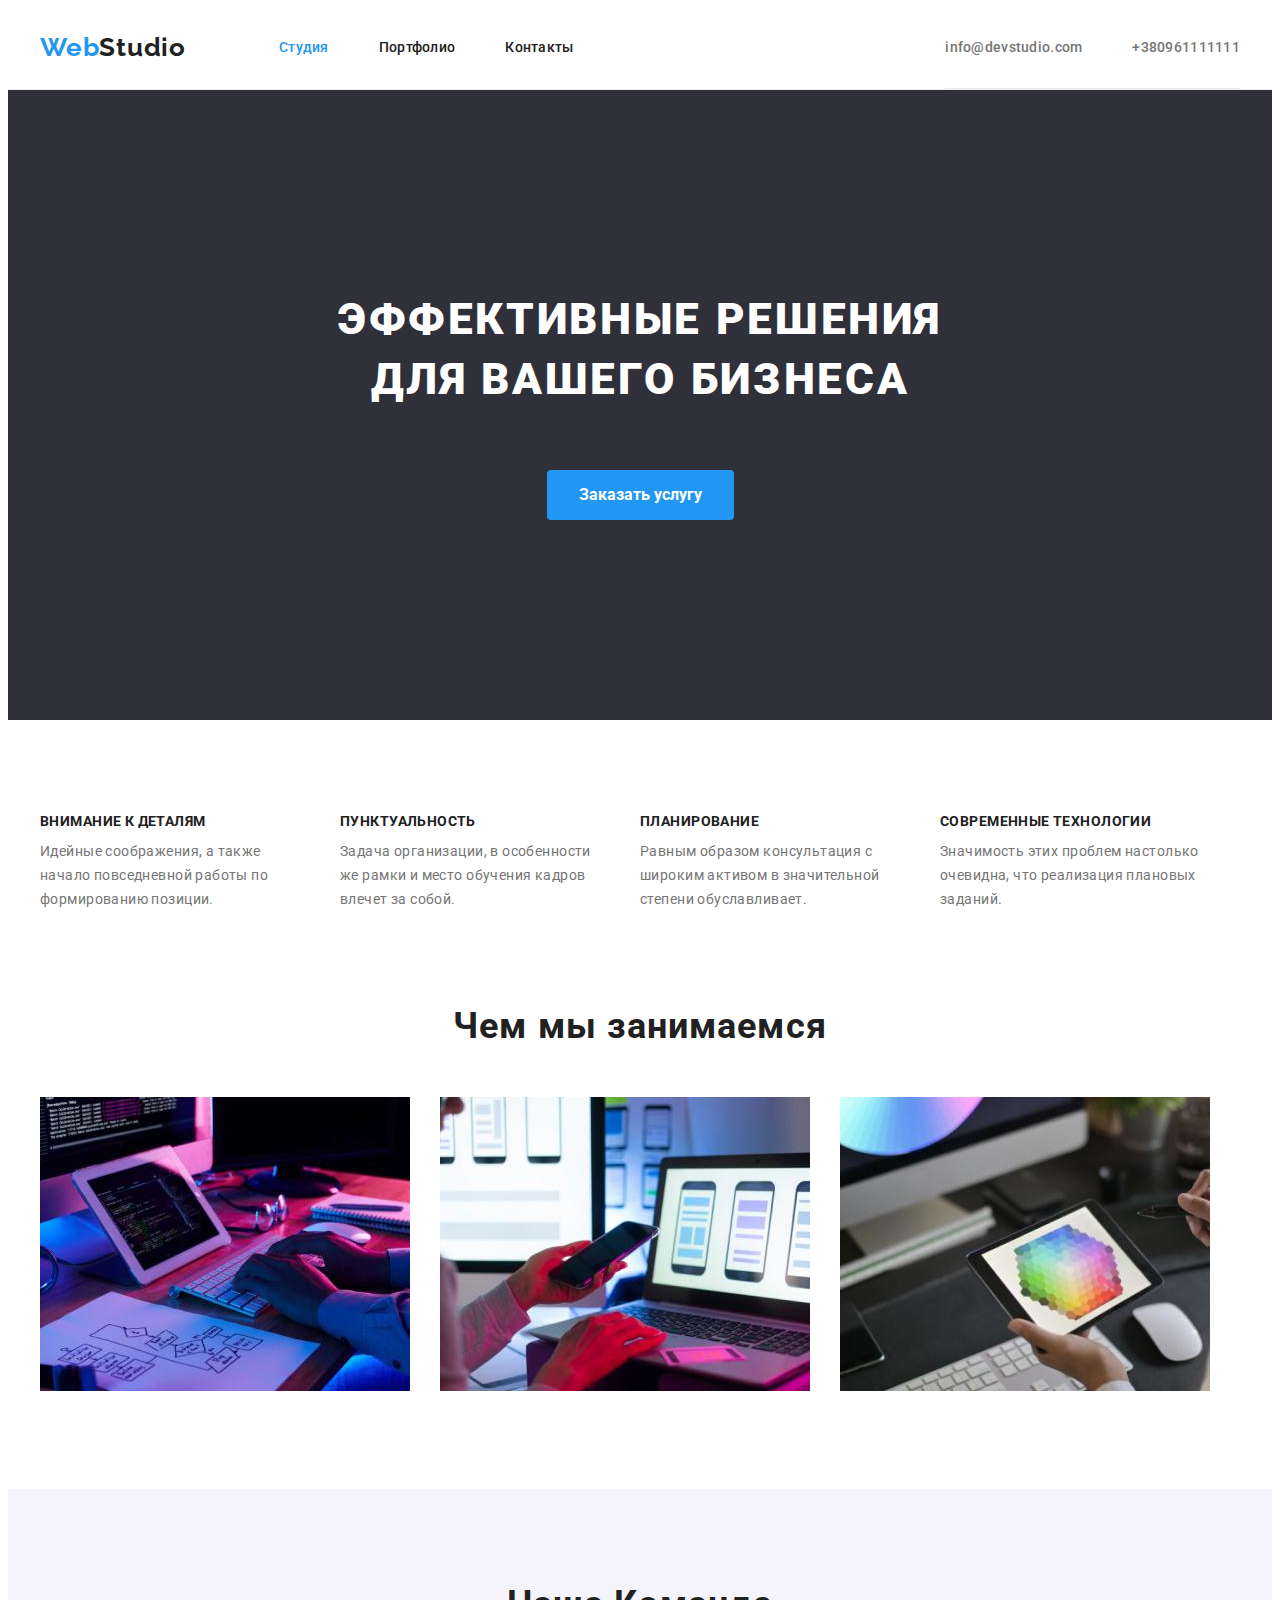
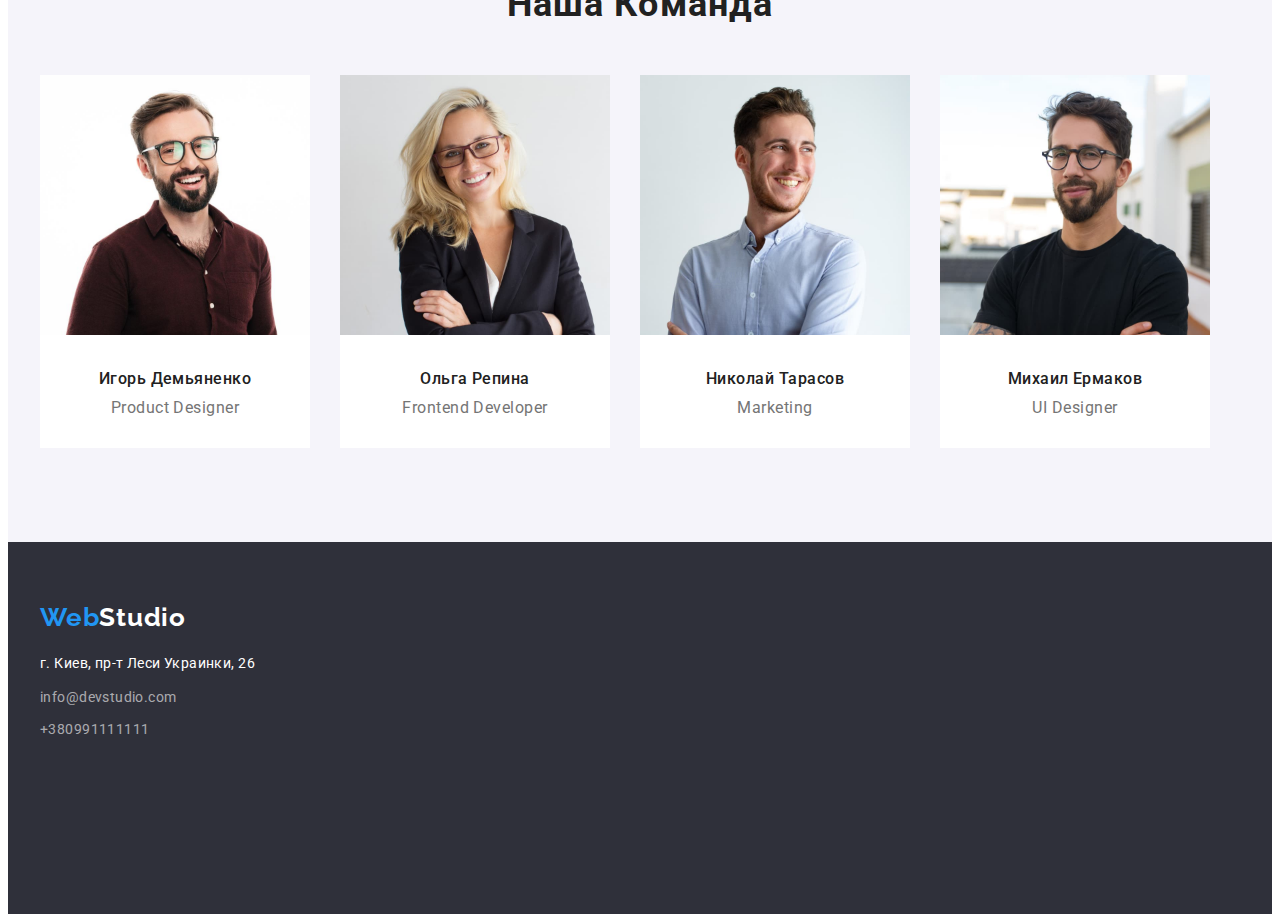
<file: index.html>
<!DOCTYPE html>
<html lang="ru">

<head>
    <meta charset="UTF-8">
    <meta http-equiv="X-UA-Compatible" content="IE=edge">
    <meta name="viewport" content="width=device-width, initial-scale=1.0">
    <title>Вебстудия полного цикла</title>
    <link rel="preconnect" href="https://fonts.googleapis.com">
    <link rel="preconnect" href="https://fonts.gstatic.com" crossorigin>
    <link rel="preconnect" href="https://fonts.googleapis.com">
    <link rel="preconnect" href="https://fonts.gstatic.com" crossorigin>
    <link
        href="https://fonts.googleapis.com/css2?family=Oleo+Script&family=Raleway:wght@700&family=Roboto:wght@400;500;700;900&display=swap"
        rel="stylesheet">
        <link rel="stylesheet" href="https://cdnjs.cloudflare.com/ajax/libs/modern-normalize/1.1.0/modern-normalize.min.css"
            integrity="sha512-wpPYUAdjBVSE4KJnH1VR1HeZfpl1ub8YT/NKx4PuQ5NmX2tKuGu6U/JRp5y+Y8XG2tV+wKQpNHVUX03MfMFn9Q=="
            crossorigin="anonymous" referrerpolicy="no-referrer" />
    <link rel="stylesheet" href="./css/styles.css">
</head>
<body>
    <header class="header">
        <div class="header-container container"> 
                <nav class="header-nav nav-container">
                    <a href="./index.html" lang="en" class="logo logo-header">Web<span>Studio</span></a>
            <ul class="nav-menu list">
                <li class="nav-item"><a class="nav-link link current" href="./index.html">Студия</a></li>
                <li class="nav-item"><a class="nav-link link" href="./portfolio.html">Портфолио</a></li>
                <li class="nav-item"><a class="nav-link link" href="#">Контакты</a></li>
            </ul>
               </nav>     
        <ul class="contact-menu header contact-container">
            <li class="contact-item list"><a class="header-mail link"
                    href="mailto:info@devstudio.com">info@devstudio.com</a></li>
            <li class="contact-item list"><a class="header-tel link" href="tel:+380961111111">+380961111111</a></li>
        </ul>
        </div>
    </header>
<main>    
        <section class="hero-section">  
            <div class="hero-container container">
                <h1 class="hero-title">Эффективные решения для вашего бизнеса</h1>
                <button class="hero-btn" type="button">Заказать услугу</button>
            </div>
        </section>
        <section class="after-hero">
            <div class="after-hero-container container">
            <h2 style="display: none;">Lorem, ipsum dolor sit amet consectetur adipisicing elit. Libero quae ullam
                ratione aperiam
                aliquid distinctio tenetur consequuntur consectetur, beatae illo nam, dolore iure inventore mollitia
                culpa quia iste
                at atque.</h2>
            <ul class="hero-list list">
                <li class="hero-item ">
                    <h3 class="pre-title">Внимание к деталям</h3>
                    <p class="after-title">Идейные соображения, а также начало повседневной работы по формированию
                        позиции.</p>
                </li>
                <li class="hero-item">
                    <h3 class="pre-title">Пунктуальность</h3>
                    <p class="after-title">Задача организации, в особенности же рамки и место обучения кадров влечет за
                        собой.</p>
                </li>
                <li class="hero-item">
                    <h3 class="pre-title">Планирование</h3>
                    <p class="after-title">Равным образом консультация с широким активом в значительной степени
                        обуславливает.</p>
                </li>
                <li class="hero-item">
                    <h3 class="pre-title">Современные технологии</h3>
                    <p class="after-title">Значимость этих проблем настолько очевидна, что реализация плановых заданий.
                    </p>
                </li>
            </ul>
            </div>
        </section>

        <section class="visually">
            <div class="visually-container container">
            <h2 class="visually-title">Чем мы занимаемся</h2>
            <ul class="gallery-list list">
                <li class="gallery-item">
                    <img class="gallery-link link" src="./Images/stady1.jpg" alt="Разрабатываем программное обеспечение"
                        width="370" height="294">
                </li>
                <li class="gallery-item">
                    <img class="gallery-link link" src="./Images/stady2.jpg"
                        alt="Адаптируем програмное обеспечение под мобильные телефоны" width="370" height="294">
                </li>
                <li class="gallery-item">
                    <img class="gallery-link link" src="./Images/stady3.jpg" alt="Тестируем программное обеспечение"
                        width="370" height="294">
                </li>
            </ul>
            </div>
        </section>
        <section class="command">
            <div class="title-command container">
            <h2 class="visually-title">Наша Команда</h2>
            <ul class="command-list list">
                <li class="command-item command-gallery">
                    <img class="command-link link" src="./Images/ihor.jpg" alt="Игорь Демьяненко" width="810"
                        height="780">
                    <h3 class="command-name">Игорь Демьяненко</h3>
                    <p class="command-profession" lang="en">Product Designer</p>
                </li>
                <li class="command-item command-gallery">
                    <img class="command-link link" src="./Images/olga.jpg" alt="Ольга Репина" width="810" height="780">
                    <h3 class="command-name">Ольга Репина</h3>
                    <p class="command-profession" lang="en">Frontend Developer</p>
                </li>
                <li class="command-item command-gallery">
                    <img class="command-link link" src="./Images/nikolay.jpg" alt="Николай Тарасов" width="810"
                        height="780">
                    <h3 class="command-name">Николай Тарасов</h3>
                    <p class="command-profession" lang="en">Marketing</p>
                </li>
                <li class="command-item command-gallery">
                    <img class="command-link link" src="./Images/mihail.jpg" alt="Михаил Ермаков" width="810"
                        height="780">
                    <h3 class="command-name">Михаил Ермаков</h3>
                    <p class="command-profession" lang="en">UI Designer</p>
                </li>
            </ul>
            </div>
        </section>
        
        <footer class="footer">
            <div class="footer-container container">
            <a href="./index.html" lang="en" class="logo logo-footer">Web<span>Studio</span></a>
            <address class="footer-adress">
                <ul class="contact-menu-footer">
                    <li class="footer-map list"><a class="footer-map link" href="https://goo.gl/maps/NYAGvsDjCZXEPNPM7"
                            target="_blank" rel="noopener noreferrer">г. Киев,
                            пр-т Леси Украинки, 26</a></li>
                    <li class="footer-mail list"><a class="footer-mail link"
                            href="mailto:info@devstudio.com">info@devstudio.com</a>
                    </li>
                    <li class="footer-tel list"><a class="footer-tel link" href="tel:+380991111111">+380991111111</a>
                    </li>
                </ul>
            </address>
            </div>
        </footer>        
    </main>
</body>

</html>
</file>
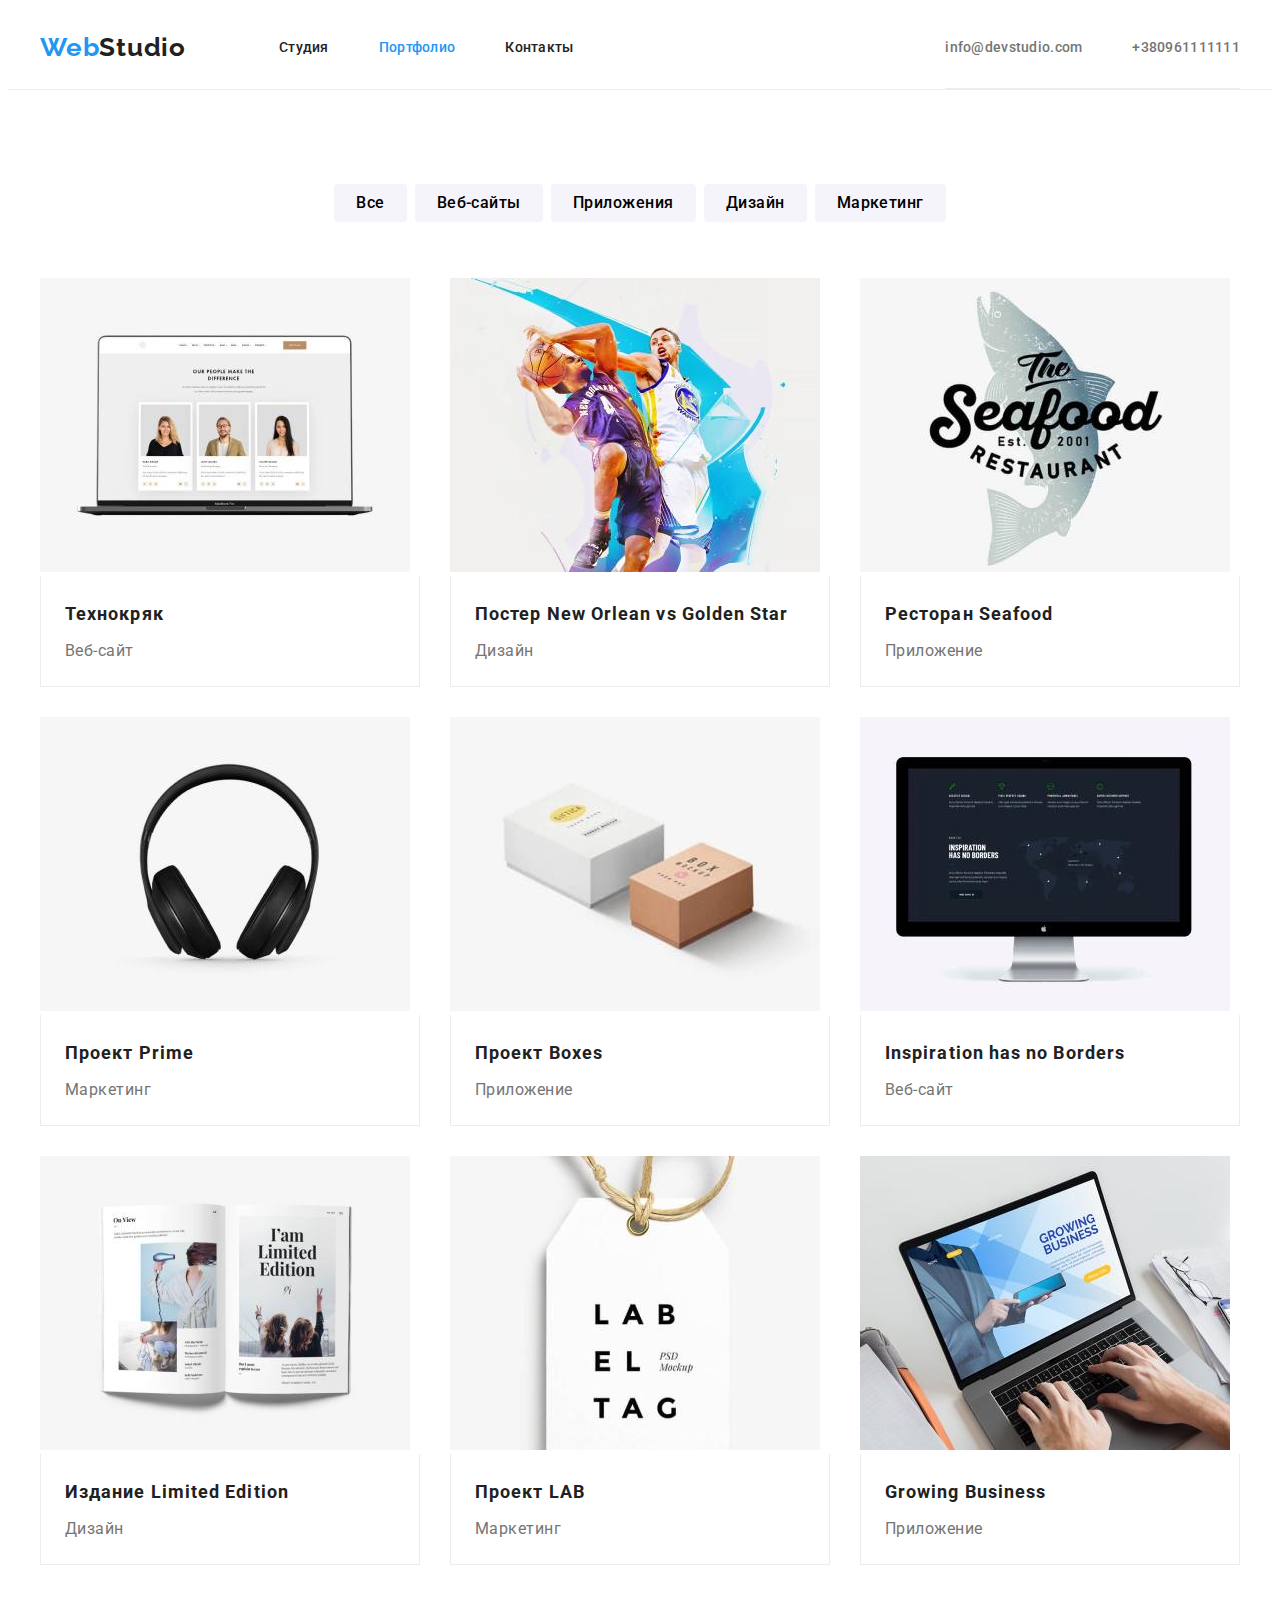
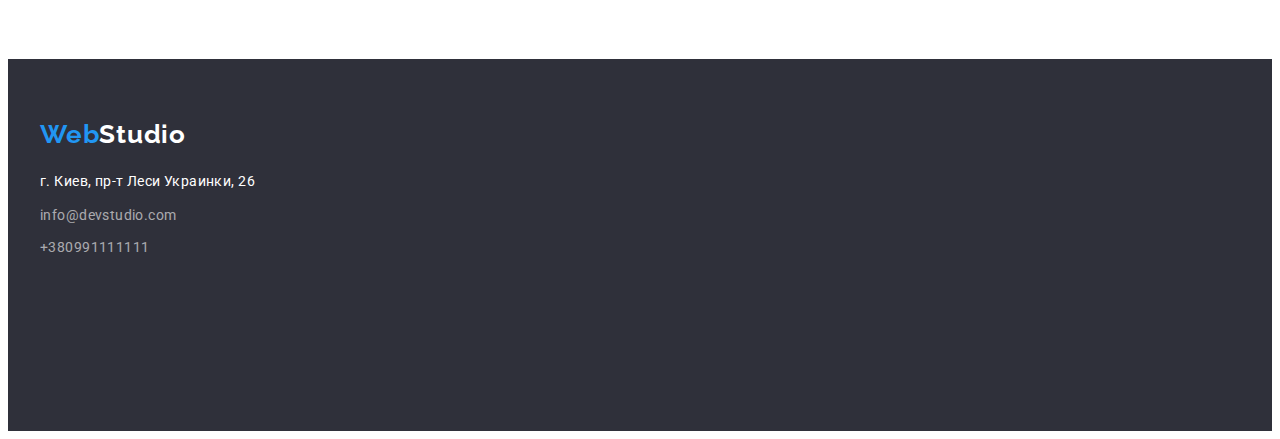
<file: portfolio.html>
<!DOCTYPE html>
<html lang="ru">

<head>
    <meta charset="UTF-8">
    <meta http-equiv="X-UA-Compatible" content="IE=edge">
    <meta name="viewport" content="width=device-width, initial-scale=1.0">
    <title>Вебстудия полного цикла</title>
    <link rel="preconnect" href="https://fonts.googleapis.com">
    <link rel="preconnect" href="https://fonts.gstatic.com" crossorigin>
    <link rel="preconnect" href="https://fonts.googleapis.com">
    <link rel="preconnect" href="https://fonts.gstatic.com" crossorigin>
    <link
        href="https://fonts.googleapis.com/css2?family=Oleo+Script&family=Raleway:wght@700&family=Roboto:wght@400;500;700;900&display=swap"
        rel="stylesheet">
    <link rel="stylesheet" href="https://cdnjs.cloudflare.com/ajax/libs/modern-normalize/1.1.0/modern-normalize.min.css"
        integrity="sha512-wpPYUAdjBVSE4KJnH1VR1HeZfpl1ub8YT/NKx4PuQ5NmX2tKuGu6U/JRp5y+Y8XG2tV+wKQpNHVUX03MfMFn9Q=="
        crossorigin="anonymous" referrerpolicy="no-referrer" />
    <link rel="stylesheet" href="./css/styles.css">
</head>

<body>
    <header class="header">
        <div class="header-container container">
            <nav class="header-nav nav-container">
                <a href="./index.html" lang="en" class="logo logo-header">Web<span>Studio</span></a>
                <ul class="nav-menu list">
                    <li class="nav-item"><a class="nav-link link" href="./index.html">Студия</a></li>
                    <li class="nav-item"><a class="nav-link link current" href="./portfolio.html">Портфолио</a></li>
                    <li class="nav-item"><a class="nav-link link" href="#">Контакты</a></li>
                </ul>
            </nav>
            <ul class="contact-menu header contact-container">
                <li class="contact-item list"><a class="header-mail link"
                        href="mailto:info@devstudio.com">info@devstudio.com</a></li>
                <li class="contact-item list"><a class="header-tel link" href="tel:+380961111111">+380961111111</a></li>
            </ul>
        </div>
    </header>
    <main class="main">
    <section class="portfolio">
        <div class="portfolio-container container">
        <h1 style="display: none;">Lorem ipsum dolor sit amet.</h1>
        <ul class="menu-button list">
            <li class="btn-menu-portfolio"><button class="btn-portfolio button" type="button">Все</button></li>
            <li class="btn-menu-portfolio"><button class="btn-portfolio button" type="button">Веб-сайты</button></li>
            <li class="btn-menu-portfolio"><button class="btn-portfolio button" type="button">Приложения</button></li>
            <li class="btn-menu-portfolio"><button class="btn-portfolio button" type="button">Дизайн</button></li>
            <li class="btn-menu-portfolio"><button class="btn-portfolio button" type="button">Маркетинг</button></li>
        </ul>

        <ul class="main-menu">
            <li class="menu-list list">
                <img class="main-image link" src="./Images/tehnokryak.jpg" width="370" height="294"
                    alt=" Веб-сайт Технокряк">
                    <div class="menu-border">
                <h2 class="menu-title">Технокряк</h2>
                <p class="menu-subtitle">Веб-сайт</p>
                </div>
            </li>
            <li class="menu-list list">
                <img class="main-image link" src="./Images/poster-new.jpg" width="370" height="294"
                    alt="Дизайн Постера New Orlean vs Golden Star">
                    <div class="menu-border">
                <h2 lang="en" class="menu-title">Постер New Orlean vs Golden Star</h2>
                <p class="menu-subtitle">Дизайн</p>
                </div>
            </li>
            <li class="menu-list list">
                <img class="main-image link" src="./Images/restoran-seafood.jpg" width="370" height="294"
                    alt="Приложение Ресторан Seafood">
                    <div class="menu-border">
                <h2 lang="en" class="menu-title">Ресторан Seafood</h2>
                <p class="menu-subtitle">Приложение</p>
                </div>
            </li>
            <li class="menu-list list">
                <img class="main-image link" src="./Images/prime.jpg" width="370" height="294"
                    alt="Маркетинг Проект Prime">
                    <div class="menu-border">
                <h2 lang="en" class="menu-title">Проект Prime</h2>
                <p class="menu-subtitle">Маркетинг</p>
                </div>
            </li>
            <li class="menu-list list">
                <img class="main-image link" src="./Images/boxes.jpg" width="370" height="294"
                    alt="Приложение Проект Boxes">
                    <div class="menu-border">
                <h2 lang="en" class="menu-title">Проект Boxes</h2>
                <p class="menu-subtitle">Приложение</p>
                </div>
            </li>
            <li class="menu-list list">
                <img class="main-image link" src="./Images//Inspiration-has-no-Borders.jpg" width="370" height="294"
                    alt="Веб-сайт Inspiration has no Borders">
                    <div class="menu-border">
                <h2 lang="en" class="menu-title">Inspiration has no Borders</h2>
                <p class="menu-subtitle">Веб-сайт</p>
                </div>
            </li>
            <li class="menu-list list">
                <img class="main-image link" src="./Images/Limited-Edition.jpg" width="370" height="294"
                    alt="Дизайн Издание Limited Edition">
                    <div class="menu-border">
                <h2 lang="en" class="menu-title">Издание Limited Edition</h2>
                <p class="menu-subtitle">Дизайн</p>
                </div>
            </li>
            <li class="menu-list list">
                <img class="main-image link" src="./Images/LAB.jpg" width="370" height="294" 
                alt="Проект LAB">
                <div class="menu-border">
                <h2 lang="en" class="menu-title">Проект LAB</h2>
                <p class="menu-subtitle">Маркетинг</p>
                </div>
            </li>
            <li class="menu-list list">
                <img class="main-image link" src="./Images/Growing-Business.jpg" width="370" height="294"
                    alt="Приложение Growing Business">
                    <div class="menu-border">
                <h2 lang="en" class="menu-title">Growing Business</h2>
                <p class="menu-subtitle">Приложение</p>
                </div>
            </li>
        </ul>
        </div>
        </section>
    
        </main>
        <footer class="footer">
            <div class="footer-container container">
                <a href="./index.html" lang="en" class="logo logo-footer">Web<span>Studio</span></a>
                <address class="footer-adress">
                    <ul class="contact-menu-footer">
                        <li class="footer-map list"><a class="footer-map link" href="https://goo.gl/maps/NYAGvsDjCZXEPNPM7"
                                target="_blank" rel="noopener noreferrer">г. Киев,
                                пр-т Леси Украинки, 26</a></li>
                        <li class="footer-mail list"><a class="footer-mail link"
                                href="mailto:info@devstudio.com">info@devstudio.com</a>
                        </li>
                        <li class="footer-tel list"><a class="footer-tel link" href="tel:+380991111111">+380991111111</a>
                        </li>
                    </ul>
                </address>
            </div>
        </footer>
        </main>

</body>

</html>
</file>
<file: css/styles.css>
:root {
  --header-color: #212121;
  --first-text-color: #212121;
  --second-text-color: #757575;
  --primary-title-color: #ffffff;
  --accent-color: #2196f3;
  --backgraund-hero-color: #2f303a;
  --hero-btn-backgraund-active: #188ce8;
  --backgraund-command: #f5f4fa;
}
p,
h1,
h2,
h3,
h4,
h5,
h6 {
  margin: 0;
}

ul {
  margin: 0;
  padding: 0;
}

.button {
  cursor: pointer;
}

.list {
  list-style: none;
}

.link {
  text-decoration: none;
}

body {
  font-family: 'Roboto', sans-serif;
  background-color: var(--primary-title-color);
  color: var(--first-text-color);
}
/*----------------------------- Button--------------------------------- */
.button:focus,
.button:hover {
  color: var(--primary-title-color);
  background-color: var(--accent-color);
}

.btn-portfolio {
  padding: 6px 22px;
  font-weight: 500;
  font-size: 16px;
  line-height: 1.625;
  text-align: center;
  letter-spacing: 0.03em;
  font-family: inherit;
  background-color: #f5f4fa;
  border-radius: 4px;
  border: 0;
}

/*---------Header------------------- */
.header {
  border-bottom: 1px solid rgba(236, 236, 236, 1);
}

.container {
  width: 1200px;
  padding-left: 15px;
  padding-right: 15px;
  margin: 0 auto 0 auto;
}

.header-container {
  display: flex;
}

.nav-container {
  width: 1200px;
  display: flex;
}

.nav-menu {
  display: flex;
}

.nav-link {
  display: block;
  padding-top: 32px;
  padding-bottom: 32px;
}

.nav-menu .nav-item + .nav-item {
  margin-left: 50px;
}
.nav-menu {
  margin-left: 93px;
}

.logo-header {
  padding-top: 24px;
  padding-bottom: 25px;

  font-family: Raleway;
  font-weight: 700;
  font-size: 26px;
  line-height: 1.19;
  letter-spacing: 0.03em;
  color: var(--accent-color);
}

.logo-header span {
  color: var(--header-color);
}

.logo-header {
  text-decoration: none;
}

.contact-menu {
  margin-right: auto;
  margin: 0 auto 0 auto;
  display: flex;
}
.header-mail,
.header-tel {
  display: flex;
  padding-top: 32px;
  padding-bottom: 32px;
}
.contact-menu .contact-item + .contact-item {
  margin-left: 50px;
}

.current.nav-link {
  color: var(--accent-color);
}

.nav-link {
  font-weight: 500;
  font-size: 14px;
  line-height: 1.14;
  letter-spacing: 0.02em;
  color: var(--header-color);
}

.nav-link:focus,
.nav-link:hover {
  color: var(--accent-color);
}

.header-tel {
  font-weight: 500;
  font-size: 14px;
  line-height: 1.14;
  letter-spacing: 0.02em;
  color: var(--second-text-color);
}

.header-mail {
  font-weight: 500;
  font-size: 14px;
  line-height: 1.14;
  letter-spacing: 0.02em;
  color: var(--second-text-color);
}

.header-tel:hover,
.header-tel:focus {
  color: var(--accent-color);
}

.header-mail:hover,
.header-mail:focus {
  color: var(--accent-color);
}

/* ---------------Hero--------------------*/

.hero-section {
  text-align: center;
  padding-top: 200px;
  padding-bottom: 200px;
  background-color: var(--backgraund-hero-color);
}

.hero-title {
  margin: 0 auto;
  margin-bottom: 30px;
  width: 696px;
  font-weight: 900;
  font-size: 44px;
  line-height: 1.36;
  letter-spacing: 0.06em;
  color: var(--primary-title-color);
  text-transform: uppercase;
}

.hero-btn {
  background: var(--accent-color);
  color: var(--primary-title-color);
  font-weight: bold;
  font-size: 16px;
  line-height: 1.88;
  font-family: inherit;
  border-radius: 4px;
  border: 0;
  padding: 10px 32px;
  margin-top: 30px;
}

.hero-btn:focus,
.hero-btn:hover {
  cursor: pointer;
  color: var(--primary-title-color);
  background-color: var(--hero-btn-backgraund-active);
}

/* ------------------after-hero------------------------- */

.after-hero {
  padding-top: 94px;
  padding-bottom: 94px;
  text-align: left;
}

.hero-list {
  display: flex;
}

.hero-item {
  width: 270px;
}

.hero-list .hero-item + .hero-item {
  margin-left: 30px;
}

.pre-title {
  font-weight: bold;
  font-size: 14px;
  line-height: 1.14;
  letter-spacing: 0.03em;
  text-transform: uppercase;
  color: var(--first-text-color);
}

.after-title {
  padding-top: 10px;
  font-weight: normal;
  font-size: 14px;
  line-height: 1.71;
  letter-spacing: 0.03em;
  color: var(--second-text-color);
}

/*--------------------------section vissualy--------------------------------*/
.visually {
  padding-top: 0px;
  padding-bottom: 94px;
}

.visually-title {
  text-align: center;
  height: 42px;
  margin-bottom: 50px;
}

.gallery-list {
  display: flex;
  margin-right: -30px;
}

.gallery-item {
  margin-right: 30px;
  align-items: center;
}

.gallery-item .gallery-item + .gallery-item {
  margin-left: 30px;
}

.gallery-link {
  width: 370px;
  height: 294px;
}

/* ---------------------command-list----------------------------------------- */
.command {
  padding-top: 94px;
  padding-bottom: 94px;
  background-color: var(--backgraund-command);
}
.command-list {
  display: flex;
}
.command-list .command-item + .command-item {
  margin-left: 30px;
}

.command-item {
  align-items: center;
  padding-top: 0px;
  padding-bottom: 30px;
  background-color: var(--primary-title-color);
}

.command-link {
  width: 270px;
  height: 260px;
}
.visually-title {
  font-weight: bold;
  font-size: 36px;
  line-height: 1.17;
  text-align: center;
  letter-spacing: 0.03em;
  color: var(--first-text-color);
}
.command-name {
  margin-top: 30px;
  margin-bottom: 10px;
  font-weight: 500;
  font-size: 16px;
  line-height: 1.19;
  text-align: center;
  letter-spacing: 0.03em;
  color: var(--first-text-color);
}

.command-profession {
  font-weight: normal;
  font-size: 16px;
  line-height: 1.19;
  text-align: center;
  letter-spacing: 0.03em;
  color: var(--second-text-color);
}

.command-gallery {
  flex-basis: calc(100% / 4-30px);
}

/*--------------------footer--------------------------------*/
.footer-container {
  display: flex;
  flex-direction: column;
}

.contact-menu-footer {
  flex-direction: column;
}

.logo-footer {
  margin-bottom: 20px;
  font-family: Raleway;
  font-weight: 700;
  font-size: 26px;
  line-height: 1.19;
  letter-spacing: 0.03em;
  color: var(--accent-color);
}
.logo-footer span {
  color: var(--primary-title-color);
}

.logo-footer {
  text-decoration: none;
}

.footer-adress {
  font-style: inherit;
}

.footer-map {
  margin-bottom: 9px;
  font-weight: normal;
  font-size: 14px;
  line-height: 1.71;
  letter-spacing: 0.03em;
  color: var(--primary-title-color);
}

.footer-mail {
  margin-bottom: 9px;
  font-weight: normal;
  font-size: 14px;
  line-height: 24px;
  letter-spacing: 0.03em;
  color: rgba(255, 255, 255, 0.6);
}

.footer-tel {
  font-weight: normal;
  font-size: 14px;
  line-height: 1.71;
  letter-spacing: 0.03em;
  color: rgba(255, 255, 255, 0.6);
}

.footer-map:focus,
.footer-map:hover {
  color: var(--accent-color);
}

.footer-mail:focus,
.footer-mail:hover {
  color: var(--accent-color);
}

.footer-tel:focus,
.footer-tel:hover {
  color: var(--accent-color);
}

.footer {
  padding-top: 60px;
  padding-bottom: 60px;
  height: 252px;
  background-color: var(--backgraund-hero-color);
}

/* --------------------------portfolio-------------------------- */

/* ------------------main-menu---------------------------------- */
.menu-button .btn-menu-portfolio + .btn-menu-portfolio {
  margin-left: 8px;
}

.portfolio {
  padding-top: 94px;
  padding-bottom: 94px;
}
.menu-button {
  display: flex;
  justify-content: center;
}

.main-menu {
  margin-top: 56px;
  display: flex;
  flex-wrap: wrap;
  margin-left: -30px;
  margin-bottom: -30px;
}

.menu-list {
  flex-basis: calc(100% / 3 - 30px);
  margin-left: 30px;
  margin-bottom: 30px;
}

.menu-list {
  cursor: pointer;
  padding-top: 0px;
}

.menu-border {
  padding: 20px 24px;
  border-left: solid 1px rgba(236, 236, 236, 1);
  border-right: solid 1px rgba(236, 236, 236, 1);
  border-bottom: solid 1px rgba(236, 236, 236, 1);
}

.menu-list:not(:first-child) {
  margin-left: 30px;
}

.menu-title {
  font-weight: bold;
  font-size: 18px;
  line-height: 2;
  letter-spacing: 0.06em;
  color: var(--first-text-color);
}

.menu-subtitle {
  margin-top: 4px;
  font-weight: normal;
  font-size: 16px;
  line-height: 1.88;
  letter-spacing: 0.03em;
  color: var(--second-text-color);
}
</file>
